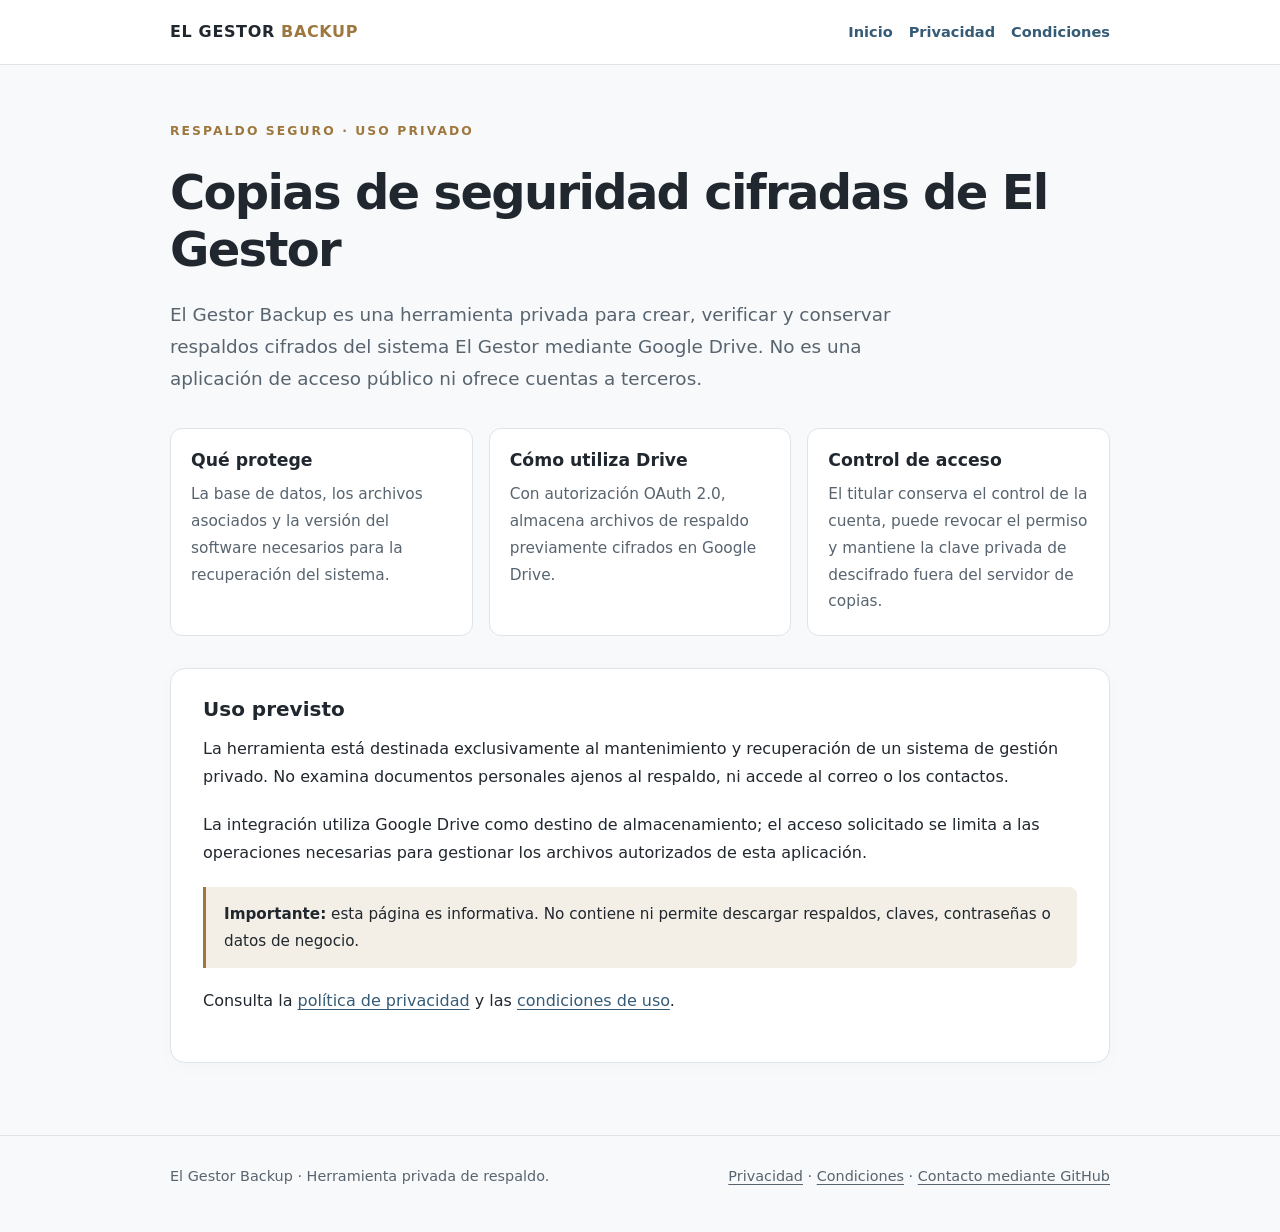
<file: index.html>
<!doctype html><html lang="es"><head><meta charset="utf-8"><meta name="viewport" content="width=device-width, initial-scale=1"><title>Inicio | El Gestor Backup</title><meta name="description" content="Copias de seguridad cifradas de El Gestor en Google Drive."><link rel="stylesheet" href="style.css"><meta name="robots" content="index,follow"></head><body><header><div class="wrap topbar"><a class="brand" href="./">EL GESTOR <span>BACKUP</span></a><nav aria-label="Navegación principal"><a href="./">Inicio</a><a href="privacidad.html">Privacidad</a><a href="condiciones.html">Condiciones</a></nav></div></header><main class="wrap"><div class="eyebrow">Respaldo seguro · Uso privado</div><h1>Copias de seguridad cifradas de El Gestor</h1><p class="lede">El Gestor Backup es una herramienta privada para crear, verificar y conservar respaldos cifrados del sistema El Gestor mediante Google Drive. No es una aplicación de acceso público ni ofrece cuentas a terceros.</p><div class="cards"><section><h2>Qué protege</h2><p>La base de datos, los archivos asociados y la versión del software necesarios para la recuperación del sistema.</p></section><section><h2>Cómo utiliza Drive</h2><p>Con autorización OAuth 2.0, almacena archivos de respaldo previamente cifrados en Google Drive.</p></section><section><h2>Control de acceso</h2><p>El titular conserva el control de la cuenta, puede revocar el permiso y mantiene la clave privada de descifrado fuera del servidor de copias.</p></section></div><article class="panel"><h2 style="margin-top:0">Uso previsto</h2><p>La herramienta está destinada exclusivamente al mantenimiento y recuperación de un sistema de gestión privado. No examina documentos personales ajenos al respaldo, ni accede al correo o los contactos.</p><p>La integración utiliza Google Drive como destino de almacenamiento; el acceso solicitado se limita a las operaciones necesarias para gestionar los archivos autorizados de esta aplicación.</p><p class="note"><strong>Importante:</strong> esta página es informativa. No contiene ni permite descargar respaldos, claves, contraseñas o datos de negocio.</p><p>Consulta la <a href="privacidad.html">política de privacidad</a> y las <a href="condiciones.html">condiciones de uso</a>.</p></article></main><footer><div class="wrap"><span>El Gestor Backup · Herramienta privada de respaldo.</span><span><a href="privacidad.html">Privacidad</a> · <a href="condiciones.html">Condiciones</a> · <a href="https://github.com/angelhurtadod-png/el-gestor-backup-oauth/issues" rel="noopener noreferrer">Contacto mediante GitHub</a></span></div></footer></body></html>
</file>
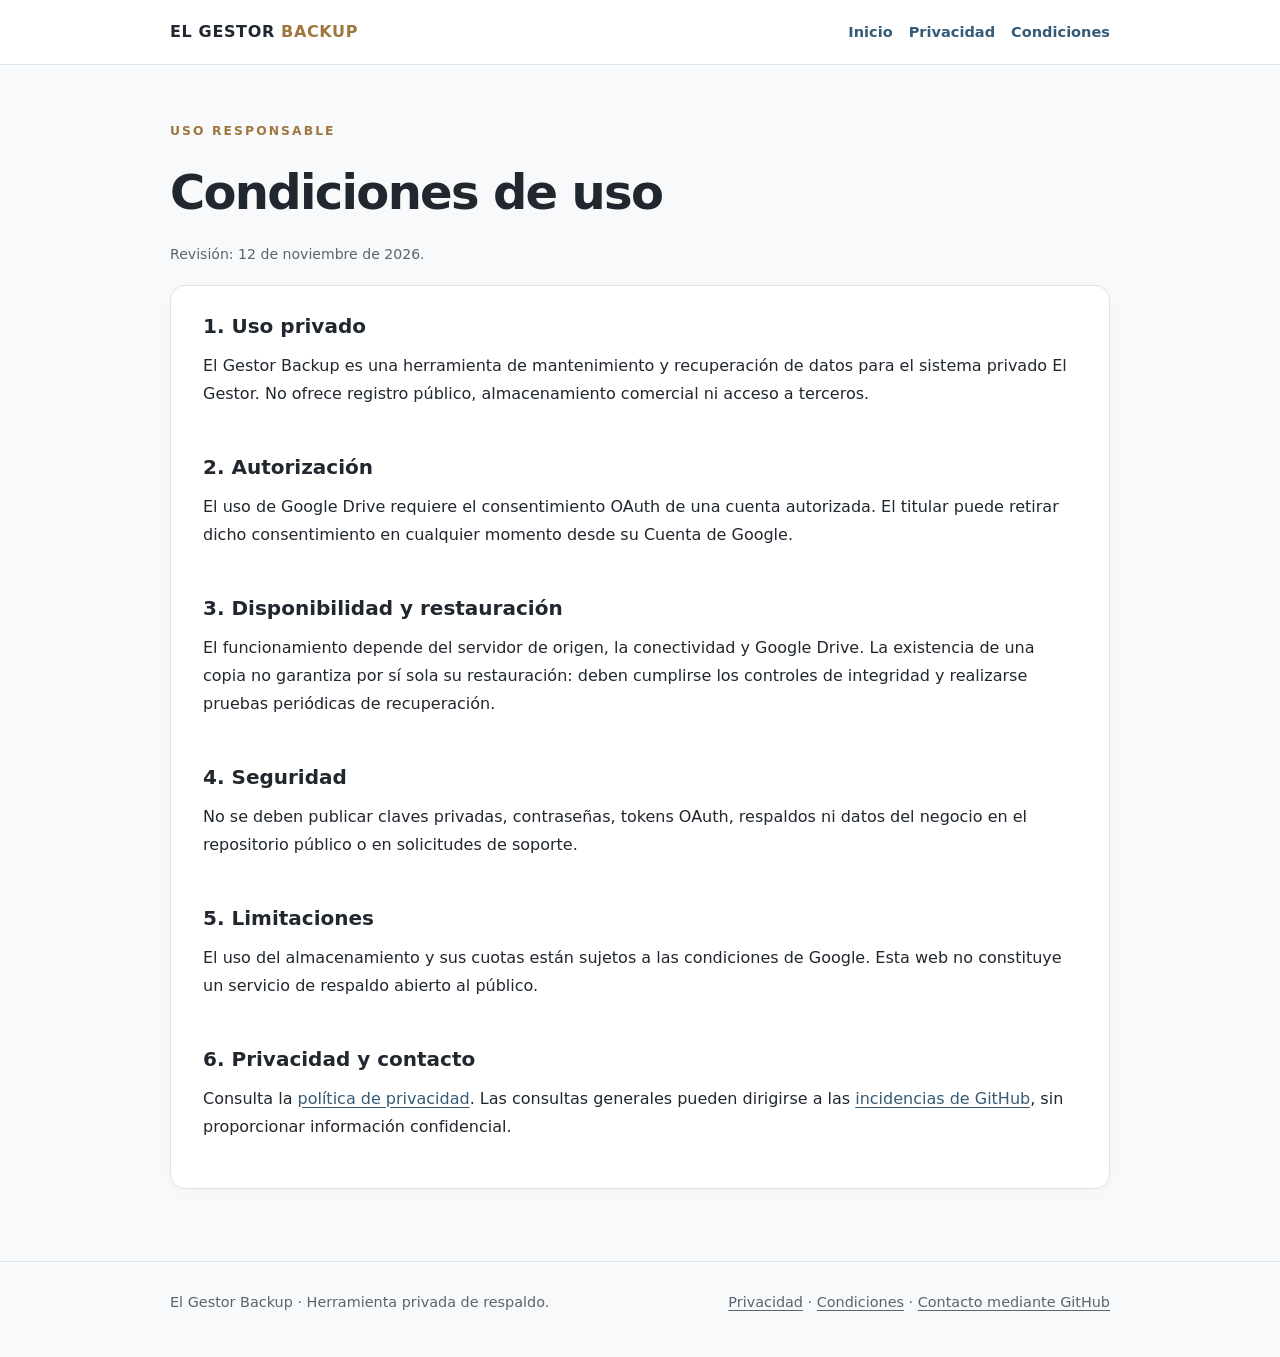
<file: condiciones.html>
<!doctype html><html lang="es"><head><meta charset="utf-8"><meta name="viewport" content="width=device-width, initial-scale=1"><title>Condiciones de uso | El Gestor Backup</title><meta name="description" content="Condiciones de uso de El Gestor Backup."><link rel="stylesheet" href="style.css"><meta name="robots" content="index,follow"></head><body><header><div class="wrap topbar"><a class="brand" href="./">EL GESTOR <span>BACKUP</span></a><nav aria-label="Navegación principal"><a href="./">Inicio</a><a href="privacidad.html">Privacidad</a><a href="condiciones.html">Condiciones</a></nav></div></header><main class="wrap"><div class="eyebrow">Uso responsable</div><h1>Condiciones de uso</h1><p class="meta">Revisión: 12 de noviembre de 2026.</p><article class="panel"><h2 style="margin-top:0">1. Uso privado</h2><p>El Gestor Backup es una herramienta de mantenimiento y recuperación de datos para el sistema privado El Gestor. No ofrece registro público, almacenamiento comercial ni acceso a terceros.</p><h2>2. Autorización</h2><p>El uso de Google Drive requiere el consentimiento OAuth de una cuenta autorizada. El titular puede retirar dicho consentimiento en cualquier momento desde su Cuenta de Google.</p><h2>3. Disponibilidad y restauración</h2><p>El funcionamiento depende del servidor de origen, la conectividad y Google Drive. La existencia de una copia no garantiza por sí sola su restauración: deben cumplirse los controles de integridad y realizarse pruebas periódicas de recuperación.</p><h2>4. Seguridad</h2><p>No se deben publicar claves privadas, contraseñas, tokens OAuth, respaldos ni datos del negocio en el repositorio público o en solicitudes de soporte.</p><h2>5. Limitaciones</h2><p>El uso del almacenamiento y sus cuotas están sujetos a las condiciones de Google. Esta web no constituye un servicio de respaldo abierto al público.</p><h2>6. Privacidad y contacto</h2><p>Consulta la <a href="privacidad.html">política de privacidad</a>. Las consultas generales pueden dirigirse a las <a href="https://github.com/angelhurtadod-png/el-gestor-backup-oauth/issues">incidencias de GitHub</a>, sin proporcionar información confidencial.</p></article></main><footer><div class="wrap"><span>El Gestor Backup · Herramienta privada de respaldo.</span><span><a href="privacidad.html">Privacidad</a> · <a href="condiciones.html">Condiciones</a> · <a href="https://github.com/angelhurtadod-png/el-gestor-backup-oauth/issues" rel="noopener noreferrer">Contacto mediante GitHub</a></span></div></footer></body></html>
</file>
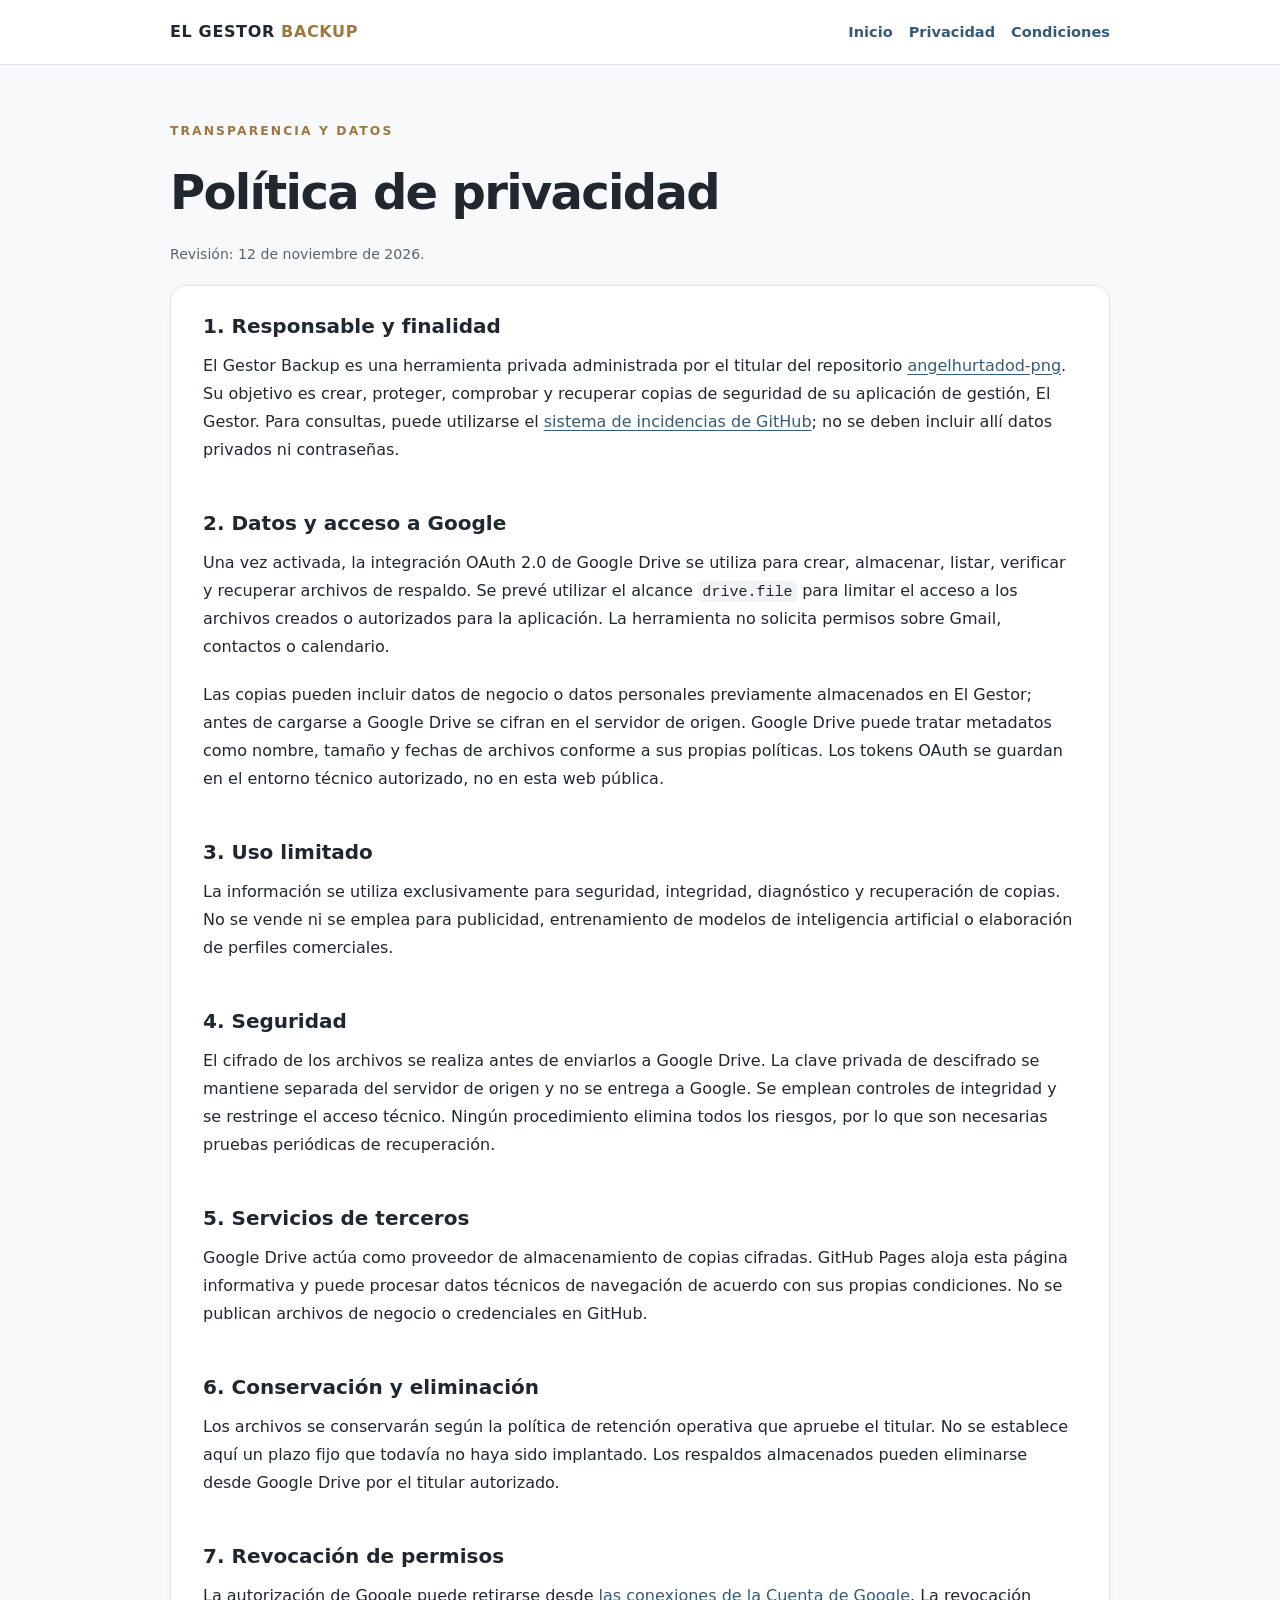
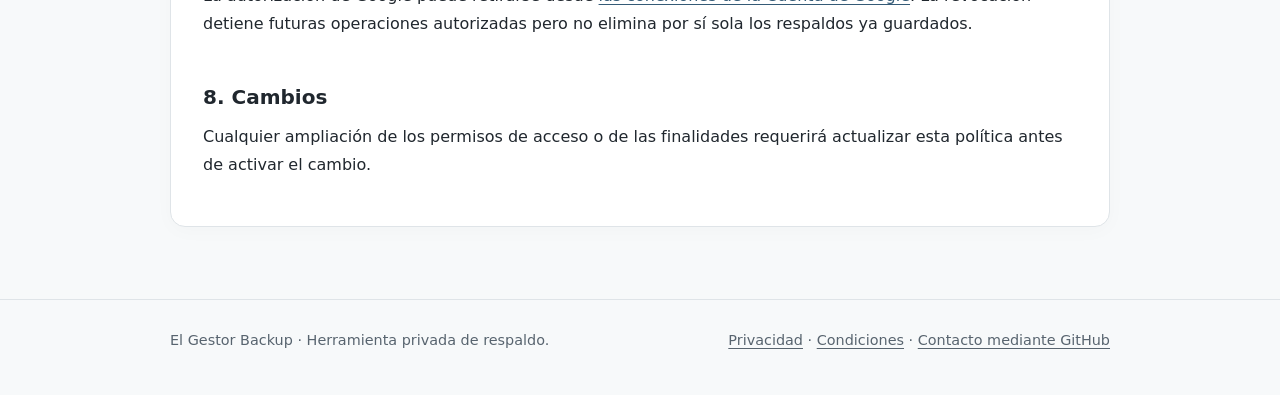
<file: privacidad.html>
<!doctype html><html lang="es"><head><meta charset="utf-8"><meta name="viewport" content="width=device-width, initial-scale=1"><title>Política de privacidad | El Gestor Backup</title><meta name="description" content="Cómo trata El Gestor Backup los datos y los permisos de Google Drive."><link rel="stylesheet" href="style.css"><meta name="robots" content="index,follow"></head><body><header><div class="wrap topbar"><a class="brand" href="./">EL GESTOR <span>BACKUP</span></a><nav aria-label="Navegación principal"><a href="./">Inicio</a><a href="privacidad.html">Privacidad</a><a href="condiciones.html">Condiciones</a></nav></div></header><main class="wrap"><div class="eyebrow">Transparencia y datos</div><h1>Política de privacidad</h1><p class="meta">Revisión: 12 de noviembre de 2026.</p><article class="panel"><h2 style="margin-top:0">1. Responsable y finalidad</h2><p>El Gestor Backup es una herramienta privada administrada por el titular del repositorio <a href="https://github.com/angelhurtadod-png">angelhurtadod-png</a>. Su objetivo es crear, proteger, comprobar y recuperar copias de seguridad de su aplicación de gestión, El Gestor. Para consultas, puede utilizarse el <a href="https://github.com/angelhurtadod-png/el-gestor-backup-oauth/issues">sistema de incidencias de GitHub</a>; no se deben incluir allí datos privados ni contraseñas.</p><h2>2. Datos y acceso a Google</h2><p>Una vez activada, la integración OAuth 2.0 de Google Drive se utiliza para crear, almacenar, listar, verificar y recuperar archivos de respaldo. Se prevé utilizar el alcance <code>drive.file</code> para limitar el acceso a los archivos creados o autorizados para la aplicación. La herramienta no solicita permisos sobre Gmail, contactos o calendario.</p><p>Las copias pueden incluir datos de negocio o datos personales previamente almacenados en El Gestor; antes de cargarse a Google Drive se cifran en el servidor de origen. Google Drive puede tratar metadatos como nombre, tamaño y fechas de archivos conforme a sus propias políticas. Los tokens OAuth se guardan en el entorno técnico autorizado, no en esta web pública.</p><h2>3. Uso limitado</h2><p>La información se utiliza exclusivamente para seguridad, integridad, diagnóstico y recuperación de copias. No se vende ni se emplea para publicidad, entrenamiento de modelos de inteligencia artificial o elaboración de perfiles comerciales.</p><h2>4. Seguridad</h2><p>El cifrado de los archivos se realiza antes de enviarlos a Google Drive. La clave privada de descifrado se mantiene separada del servidor de origen y no se entrega a Google. Se emplean controles de integridad y se restringe el acceso técnico. Ningún procedimiento elimina todos los riesgos, por lo que son necesarias pruebas periódicas de recuperación.</p><h2>5. Servicios de terceros</h2><p>Google Drive actúa como proveedor de almacenamiento de copias cifradas. GitHub Pages aloja esta página informativa y puede procesar datos técnicos de navegación de acuerdo con sus propias condiciones. No se publican archivos de negocio o credenciales en GitHub.</p><h2>6. Conservación y eliminación</h2><p>Los archivos se conservarán según la política de retención operativa que apruebe el titular. No se establece aquí un plazo fijo que todavía no haya sido implantado. Los respaldos almacenados pueden eliminarse desde Google Drive por el titular autorizado.</p><h2>7. Revocación de permisos</h2><p>La autorización de Google puede retirarse desde <a href="https://myaccount.google.com/connections">las conexiones de la Cuenta de Google</a>. La revocación detiene futuras operaciones autorizadas pero no elimina por sí sola los respaldos ya guardados.</p><h2>8. Cambios</h2><p>Cualquier ampliación de los permisos de acceso o de las finalidades requerirá actualizar esta política antes de activar el cambio.</p></article></main><footer><div class="wrap"><span>El Gestor Backup · Herramienta privada de respaldo.</span><span><a href="privacidad.html">Privacidad</a> · <a href="condiciones.html">Condiciones</a> · <a href="https://github.com/angelhurtadod-png/el-gestor-backup-oauth/issues" rel="noopener noreferrer">Contacto mediante GitHub</a></span></div></footer></body></html>
</file>
<file: style.css>
:root{color-scheme:light;--ink:#20272e;--muted:#58646f;--accent:#9e773e;--line:#dfe4e8;--bg:#f7f9fa;--white:#fff}
*{box-sizing:border-box}html{scroll-behavior:smooth}body{margin:0;background:var(--bg);color:var(--ink);font:16px/1.75 system-ui,-apple-system,Segoe UI,Roboto,sans-serif}a{color:#355b77;text-underline-offset:3px}a:hover{color:#a07430}.wrap{width:min(940px,calc(100% - 36px));margin:auto}header{background:var(--white);border-bottom:1px solid var(--line)}.topbar{display:flex;justify-content:space-between;align-items:center;gap:20px;padding:18px 0}.brand{font-weight:750;letter-spacing:.04em;text-decoration:none;color:var(--ink)}.brand span{color:var(--accent)}nav{display:flex;flex-wrap:wrap;gap:16px;font-size:.91rem}nav a{text-decoration:none;font-weight:600}main{padding:56px 0 72px}.eyebrow{font-size:.77rem;letter-spacing:.17em;text-transform:uppercase;color:var(--accent);font-weight:800}h1{font-size:clamp(2rem,5vw,3rem);line-height:1.18;letter-spacing:-.035em;margin:.45em 0}h2{font-size:1.25rem;line-height:1.35;margin:2.3em 0 .6em}p{margin:.7em 0 1.25em}ul{padding-left:24px}.lede{font-size:1.15rem;color:var(--muted);max-width:740px}.panel{background:var(--white);border:1px solid var(--line);border-radius:15px;padding:27px 32px;box-shadow:0 4px 20px rgba(25,35,43,.025)}.note{padding:14px 18px;border-left:3px solid var(--accent);background:#f3efe7;border-radius:0 8px 8px 0;font-size:.95rem}.cards{display:grid;grid-template-columns:repeat(auto-fit,minmax(220px,1fr));gap:16px;margin:32px 0}.cards section{background:#fff;border:1px solid var(--line);border-radius:12px;padding:20px}.cards h2{margin:0 0 9px;font-size:1.08rem}.cards p{margin:0;color:var(--muted);font-size:.96rem}footer{border-top:1px solid var(--line);padding:28px 0 42px;color:var(--muted);font-size:.9rem}footer .wrap{display:flex;justify-content:space-between;flex-wrap:wrap;gap:16px}footer a{color:var(--muted)}.meta{color:var(--muted);font-size:.88rem}code{font-size:.94em;background:#f1f3f5;padding:.1em .3em;border-radius:4px}@media(max-width:600px){.topbar{align-items:flex-start;flex-direction:column;gap:6px}main{padding-top:32px}.panel{padding:22px 20px}}
</file>
